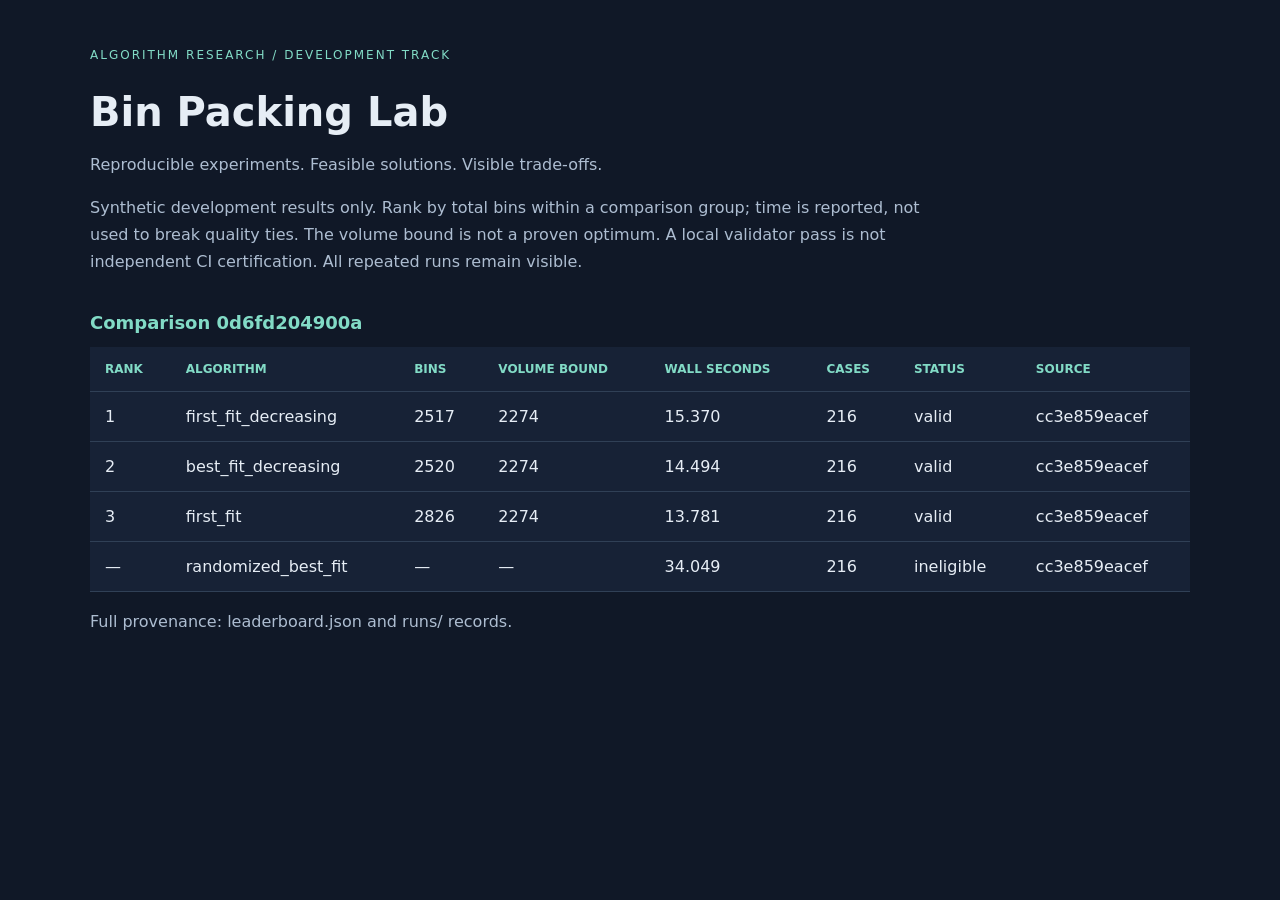
<file: leaderboard/index.html>
<!doctype html><html lang="en"><meta charset="utf-8">
<meta name="viewport" content="width=device-width,initial-scale=1">
<title>Bin Packing Lab · Leaderboard</title><style>
body{font:16px system-ui;background:#101827;color:#e6edf5;max-width:1100px;margin:48px auto;padding:0 24px}
h1{font-size:40px;margin-bottom:8px}h2{font-size:18px;margin-top:36px;color:#82dbc6}
p{line-height:1.7;max-width:850px;color:#adbdd1}table{border-collapse:collapse;width:100%;background:#172236}
td,th{text-align:left;padding:15px;border-bottom:1px solid #304056;font-variant-numeric:tabular-nums}
th{font-size:12px;text-transform:uppercase;color:#82dbc6}.scroll{overflow:auto}
.tag{color:#82dbc6;text-transform:uppercase;letter-spacing:2px;font-size:12px}a{color:#82dbc6}
</style><main><div class="tag">Algorithm research / Development track</div><h1>Bin Packing Lab</h1>
<p>Reproducible experiments. Feasible solutions. Visible trade-offs.</p><p>Synthetic development results only. Rank by total bins within a comparison group; time is reported, not used to break quality ties. The volume bound is not a proven optimum. A local validator pass is not independent CI certification. All repeated runs remain visible.</p><h2>Comparison 0d6fd204900a</h2><div class="scroll"><table><thead><tr><th>Rank</th><th>Algorithm</th><th>Bins</th><th>Volume bound</th><th>Wall seconds</th><th>Cases</th><th>Status</th><th>Source</th></tr></thead><tbody><tr><td>1</td><td>first_fit_decreasing</td><td>2517</td><td>2274</td><td>15.370</td><td>216</td><td>valid</td><td>cc3e859eacef</td></tr><tr><td>2</td><td>best_fit_decreasing</td><td>2520</td><td>2274</td><td>14.494</td><td>216</td><td>valid</td><td>cc3e859eacef</td></tr><tr><td>3</td><td>first_fit</td><td>2826</td><td>2274</td><td>13.781</td><td>216</td><td>valid</td><td>cc3e859eacef</td></tr><tr><td>—</td><td>randomized_best_fit</td><td>—</td><td>—</td><td>34.049</td><td>216</td><td>ineligible</td><td>cc3e859eacef</td></tr></tbody></table></div><p>Full provenance: leaderboard.json and runs/ records.</p></main></html>
</file>
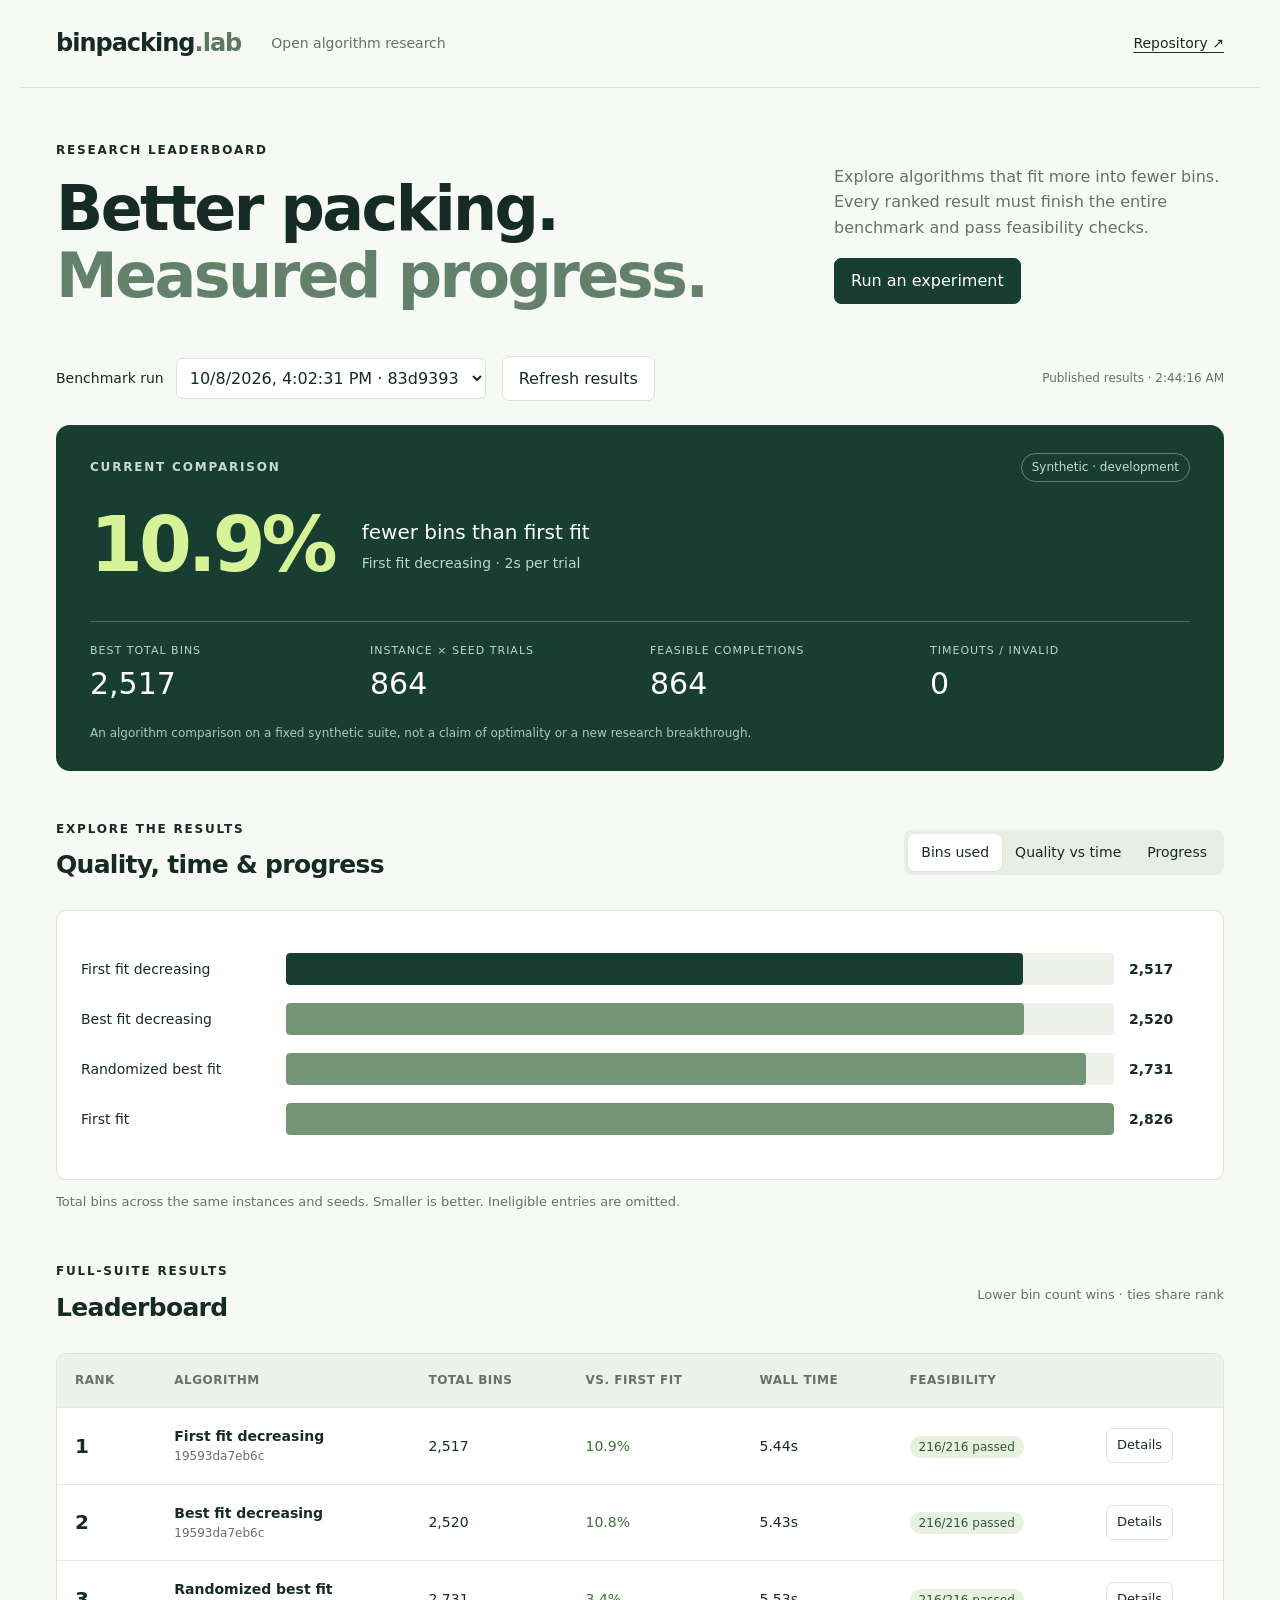
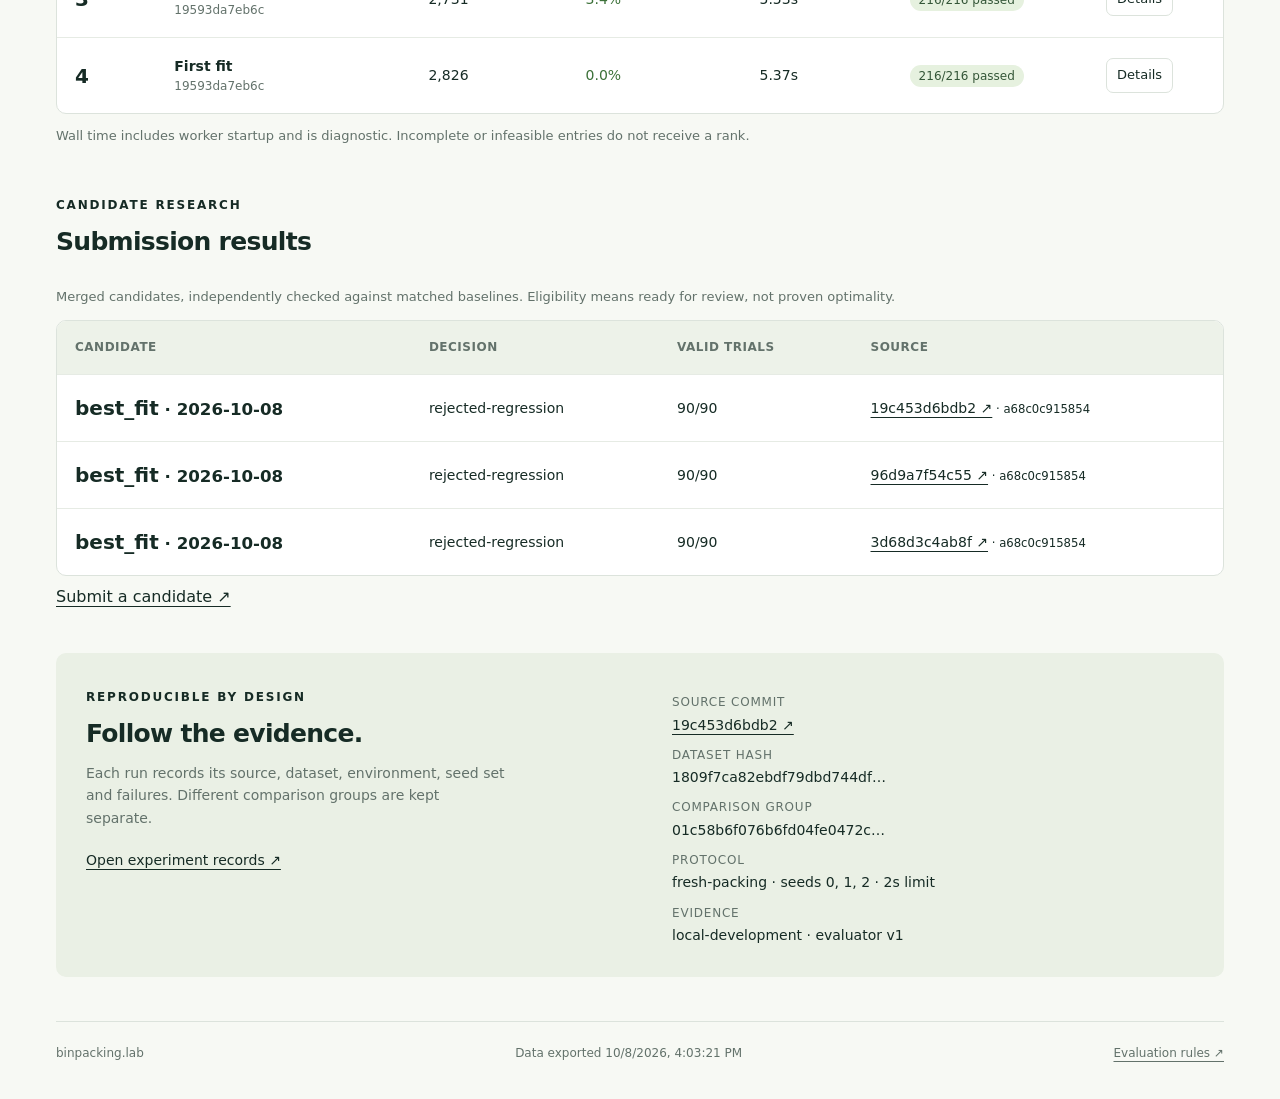
<file: website/index.html>
<!doctype html><html lang="en"><head><meta charset="utf-8"><meta name="viewport" content="width=device-width, initial-scale=1"><title>Bin Packing Lab · Research leaderboard</title><meta name="description" content="Explore bin-packing benchmark results, algorithm comparisons, and reproducible research."><link rel="icon" href="data:image/svg+xml,%3Csvg xmlns='http://www.w3.org/2000/svg' viewBox='0 0 32 32'%3E%3Crect width='32' height='32' rx='6' fill='%23133830'/%3E%3Cpath d='M7 7h8v8H7zm10 0h8v18h-8zM7 17h8v8H7z' fill='%23c5ef72'/%3E%3C/svg%3E"><link rel="stylesheet" href="styles.css"></head><body>
<header><a class="brand" href="#">binpacking<span>.lab</span></a><span class="header-note">Open algorithm research</span><a href="https://github.com/julyzamora/bin-packing-lab" target="_blank" rel="noopener">Repository ↗</a></header>
<main><div class="topline"><div><span class="eyebrow">RESEARCH LEADERBOARD</span><h1>Better packing.<br><span>Measured progress.</span></h1></div><div class="intro"><p>Explore algorithms that fit more into fewer bins. Every ranked result must finish the entire benchmark and pass feasibility checks.</p><button class="primary" id="participate">Run an experiment</button></div></div>
<div class="toolbar"><div><label for="run">Benchmark run</label><select id="run" aria-label="Benchmark run"><option>Loading results…</option></select></div><button id="refresh">Refresh results</button><span id="connection" role="status">Loading published results…</span></div>
<section class="frontier" aria-label="Benchmark overview"><div class="frontier-head"><span class="eyebrow">CURRENT COMPARISON</span><span class="pill">Synthetic · development</span></div><div class="big-stat"><strong id="gain">—</strong><div>fewer bins than first fit<span id="best">Waiting for benchmark data</span></div></div><div class="stats"><div><span>BEST TOTAL BINS</span><strong id="bins">—</strong></div><div><span>INSTANCE × SEED TRIALS</span><strong id="trials">—</strong></div><div><span>FEASIBLE COMPLETIONS</span><strong id="valid">—</strong></div><div><span>TIMEOUTS / INVALID</span><strong id="failed">—</strong></div></div><p class="fine">An algorithm comparison on a fixed synthetic suite, not a claim of optimality or a new research breakthrough.</p></section>
<section class="chart-section"><div class="section-head"><div><span class="eyebrow">EXPLORE THE RESULTS</span><h2>Quality, time & progress</h2></div><div class="tabs" role="group" aria-label="Chart view"><button data-view="bins" aria-pressed="true">Bins used</button><button data-view="tradeoff" aria-pressed="false">Quality vs time</button><button data-view="progress" aria-pressed="false">Progress</button></div></div><div id="chart" class="chart" aria-live="polite"></div><p id="chart-note" class="muted"></p></section>
<section><div class="section-head"><div><span class="eyebrow">FULL-SUITE RESULTS</span><h2>Leaderboard</h2></div><span class="muted">Lower bin count wins · ties share rank</span></div><div class="table-wrap"><table><thead><tr><th>Rank</th><th>Algorithm</th><th>Total bins</th><th>vs. first fit</th><th>Wall time</th><th>Feasibility</th><th></th></tr></thead><tbody id="ranking"></tbody></table></div><p class="muted">Wall time includes worker startup and is diagnostic. Incomplete or infeasible entries do not receive a rank.</p></section>
<section><div class="section-head"><div><span class="eyebrow">CANDIDATE RESEARCH</span><h2>Submission results</h2></div></div><p class="muted">Merged candidates, independently checked against matched baselines. Eligibility means ready for review, not proven optimality.</p><div class="table-wrap"><table><thead><tr><th>Candidate</th><th>Decision</th><th>Valid trials</th><th>Source</th></tr></thead><tbody id="candidate-results"><tr><td colspan="4">No candidate evaluations published yet.</td></tr></tbody></table></div><p><a href="https://github.com/julyzamora/bin-packing-lab/blob/main/docs/research/SUBMISSIONS.md">Submit a candidate ↗</a></p></section>
<section class="evidence"><div><span class="eyebrow">REPRODUCIBLE BY DESIGN</span><h2>Follow the evidence.</h2><p>Each run records its source, dataset, environment, seed set and failures. Different comparison groups are kept separate.</p><a href="https://github.com/julyzamora/bin-packing-lab/tree/main/docs/experiments" target="_blank" rel="noopener">Open experiment records ↗</a></div><dl id="provenance"></dl></section>
<footer><span>binpacking.lab</span><span id="updated"></span><a href="https://github.com/julyzamora/bin-packing-lab/blob/main/docs/EVALUATION.md" target="_blank" rel="noopener">Evaluation rules ↗</a></footer></main>
<dialog id="detail"><div class="dialog-head"><h2 id="dialog-title">Experiment details</h2><button id="close" aria-label="Close dialog">✕</button></div><div id="dialog-content"></div></dialog><script src="app.js" defer></script></body></html>
</file>
<file: website/styles.css>
:root{--ink:#162b25;--muted:#63726b;--line:#dce3dc;--paper:#f7f9f4;--green:#173e31;--lime:#d6f397}*{box-sizing:border-box}body{margin:0;background:var(--paper);color:var(--ink);font:16px/1.6 system-ui,-apple-system,BlinkMacSystemFont,"Segoe UI",sans-serif}a{color:inherit;text-underline-offset:4px}button,select{font:inherit;color:inherit}button{cursor:pointer;border:1px solid var(--line);border-radius:7px;background:white;padding:9px 16px}button:hover{border-color:var(--green)}button:focus-visible,a:focus-visible,select:focus-visible{outline:3px solid #86b24d;outline-offset:3px}header{max-width:1240px;margin:auto;height:88px;display:flex;align-items:center;gap:30px;padding:0 36px;border-bottom:1px solid var(--line)}header>a:last-child{margin-left:auto;font-size:14px}.brand{text-decoration:none;font-weight:800;font-size:24px;letter-spacing:-1px}.brand span{color:#5c7960}.header-note{font-size:14px;color:var(--muted)}main{max-width:1240px;margin:auto;padding:36px}.topline{display:flex;justify-content:space-between;gap:50px;align-items:center;margin:12px 0 32px}.eyebrow{font-size:12px;font-weight:700;letter-spacing:1.8px}h1{font-size:clamp(36px,5vw,62px);line-height:1.08;letter-spacing:-2.6px;margin:14px 0}h1 span{color:#63806b}.intro{max-width:390px;color:var(--muted)}.primary{background:var(--green);color:white;border-color:var(--green)}.toolbar{display:flex;align-items:center;gap:16px;margin:24px 0}.toolbar>div{display:flex;align-items:center;gap:12px}.toolbar label{font-size:14px}.toolbar select{max-width:350px;border:1px solid var(--line);padding:9px;border-radius:6px;background:white}.toolbar>span{font-size:12px;color:var(--muted);margin-left:auto}.frontier{background:var(--green);color:#fff;border-radius:14px;padding:28px 34px;position:relative;overflow:hidden}.frontier-head{display:flex;align-items:center;justify-content:space-between;color:#cad8ce}.pill{font-size:12px;padding:4px 10px;border:1px solid #648575;border-radius:30px}.big-stat{display:flex;align-items:center;gap:28px;margin:14px 0 26px}.big-stat>strong{font-size:76px;line-height:1.3;letter-spacing:-4px;color:var(--lime)}.big-stat>div{font-size:20px}.big-stat span{display:block;font-size:14px;color:#c2d3c7;margin-top:4px}.stats{display:grid;grid-template-columns:repeat(4,1fr);border-top:1px solid #4b6959;padding-top:20px;gap:20px}.stats span{font-size:11px;letter-spacing:1px;display:block;color:#c2d3c7}.stats strong{font-size:30px;font-weight:500}.fine{color:#b1c7b9;font-size:12px;margin:16px 0 0}section:not(.frontier){margin-top:44px}.section-head{display:flex;align-items:center;justify-content:space-between;gap:20px;margin-bottom:20px}h2{font-size:25px;letter-spacing:-.7px;margin:5px 0}p{margin:8px 0 18px}.tabs{display:flex;background:#e8eee5;border-radius:8px;padding:4px}.tabs button{border:0;background:none;font-size:14px;padding:7px 13px}.tabs button[aria-pressed=true]{background:white;box-shadow:0 1px 3px #0001}.chart{border:1px solid var(--line);border-radius:10px;padding:24px;background:#fff;min-height:270px}.bar-row{display:grid;grid-template-columns:190px 1fr 70px;gap:15px;align-items:center;margin:18px 0;font-size:14px}.bar-track{height:32px;background:#edf1e9;border-radius:4px;overflow:hidden}.bar-fill{height:100%;background:#749575;border-radius:4px}.bar-row:first-child .bar-fill{background:#173e31}.bar-label{font-weight:600}.muted{font-size:13px;color:var(--muted);margin:12px 0}.chart svg{width:100%;max-height:310px;display:block}.table-wrap{overflow:auto;border:1px solid var(--line);border-radius:10px;background:white}table{border-collapse:collapse;width:100%;white-space:nowrap}th,td{padding:17px 18px;text-align:left;border-bottom:1px solid #e6ebe4}th{font-size:12px;text-transform:uppercase;letter-spacing:.5px;color:var(--muted);background:#edf2e9}td{font-size:14px}tbody tr:last-child td{border-bottom:0}td:first-child{font-size:20px;font-weight:600}td button{font-size:13px;padding:6px 10px}.status{font-size:12px;border-radius:20px;background:#e6f1df;color:#345638;padding:4px 9px}.status.bad{background:#fff0dc;color:#945b15}.algorithm{font-weight:600}.algorithm small{display:block;color:var(--muted);font-weight:400;font-size:12px}.gain{color:#3c7139}.evidence{display:grid;grid-template-columns:1fr 1fr;gap:64px;background:#eaf0e5;padding:30px;border-radius:10px}.evidence p{font-size:14px;max-width:420px;color:var(--muted)}.evidence a{font-size:14px}dl{margin:0}dt{font-size:12px;color:var(--muted);text-transform:uppercase;letter-spacing:.8px;margin-top:10px}dd{margin:1px 0;font-size:14px;overflow-wrap:anywhere}footer{border-top:1px solid var(--line);display:flex;justify-content:space-between;gap:16px;margin-top:44px;padding-top:22px;font-size:12px;color:var(--muted)}dialog{border:1px solid var(--line);border-radius:12px;max-width:680px;width:calc(100% - 32px);padding:28px;color:var(--ink);max-height:85vh}dialog::backdrop{background:#11271fcc;backdrop-filter:blur(3px)}.dialog-head{display:flex;justify-content:space-between;gap:15px;align-items:center;margin-bottom:20px}.dialog-head button{border:0;font-size:20px}pre{white-space:pre-wrap;overflow-wrap:anywhere;background:#edf2e9;padding:18px;border-radius:7px;font-size:13px}.empty{padding:50px 20px;color:var(--muted);text-align:center}.detail-grid{display:grid;grid-template-columns:1fr 1fr;gap:12px}.error{color:#934d17!important}@media(max-width:760px){header{padding:0 20px;height:70px}.header-note{display:none}main{padding:22px 18px}.topline{display:block;margin-top:4px}.intro{max-width:none}.intro p{font-size:14px}.topline h1{font-size:42px}.toolbar{flex-wrap:wrap;gap:10px}.toolbar>div{width:100%;display:block}.toolbar label{display:block}.toolbar select{width:100%;max-width:100%}.toolbar>span{margin-left:0}.frontier{padding:24px 20px}.frontier-head{gap:8px}.big-stat{gap:14px}.big-stat>strong{font-size:58px}.big-stat>div{font-size:16px}.stats{grid-template-columns:1fr 1fr}.stats strong{font-size:26px}.section-head{align-items:flex-start;flex-direction:column;gap:12px}.tabs{width:100%}.tabs button{flex:1;padding:8px;font-size:13px}.chart{padding:15px}.bar-row{grid-template-columns:115px 1fr 44px;gap:8px;font-size:12px}.bar-track{height:25px}.evidence{grid-template-columns:1fr;gap:20px;padding:24px}.big-stat span{font-size:12px}footer{flex-wrap:wrap}.pill{font-size:11px}.frontier .eyebrow{font-size:10px}.detail-grid{grid-template-columns:1fr}}
</file>
